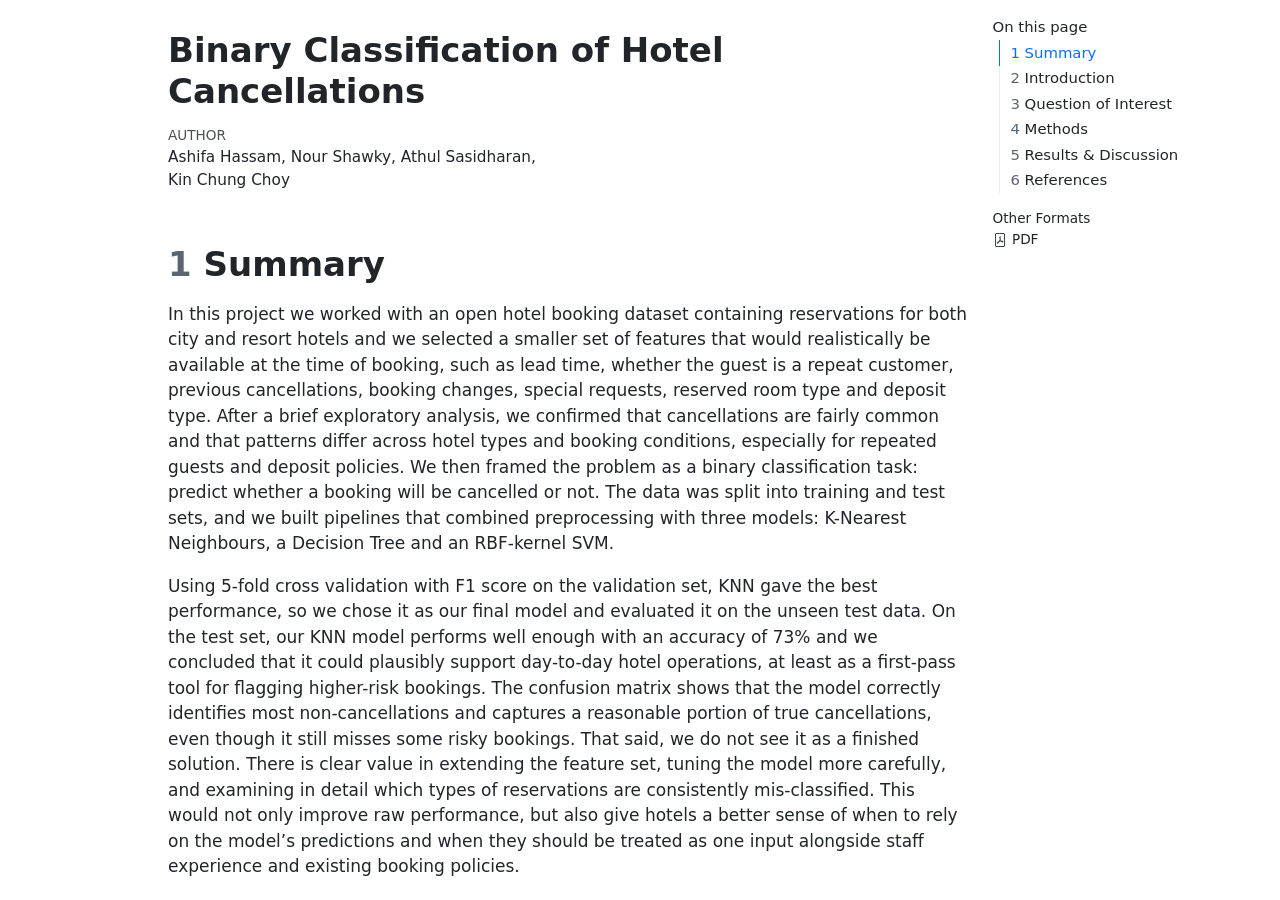
<file: docs/index.html>
<html xmlns="http://www.w3.org/1999/xhtml">
  <head>
    <title>Redirecting…</title>
    <meta http-equiv="refresh" content="0; URL='reports/hotel_cancellation_classification_analysis.html'" />
  </head>
  <body>

    <p>If you are not redirected automatically, 
       <a href="reports/hotel_cancellation_classification_analysis.html">click here to view the report</a>.
    </p>

    <p>
       <a href="reports/hotel_cancellation_classification_analysis.pdf">Download PDF version</a>
    </p>

  </body>
</html>
</file>
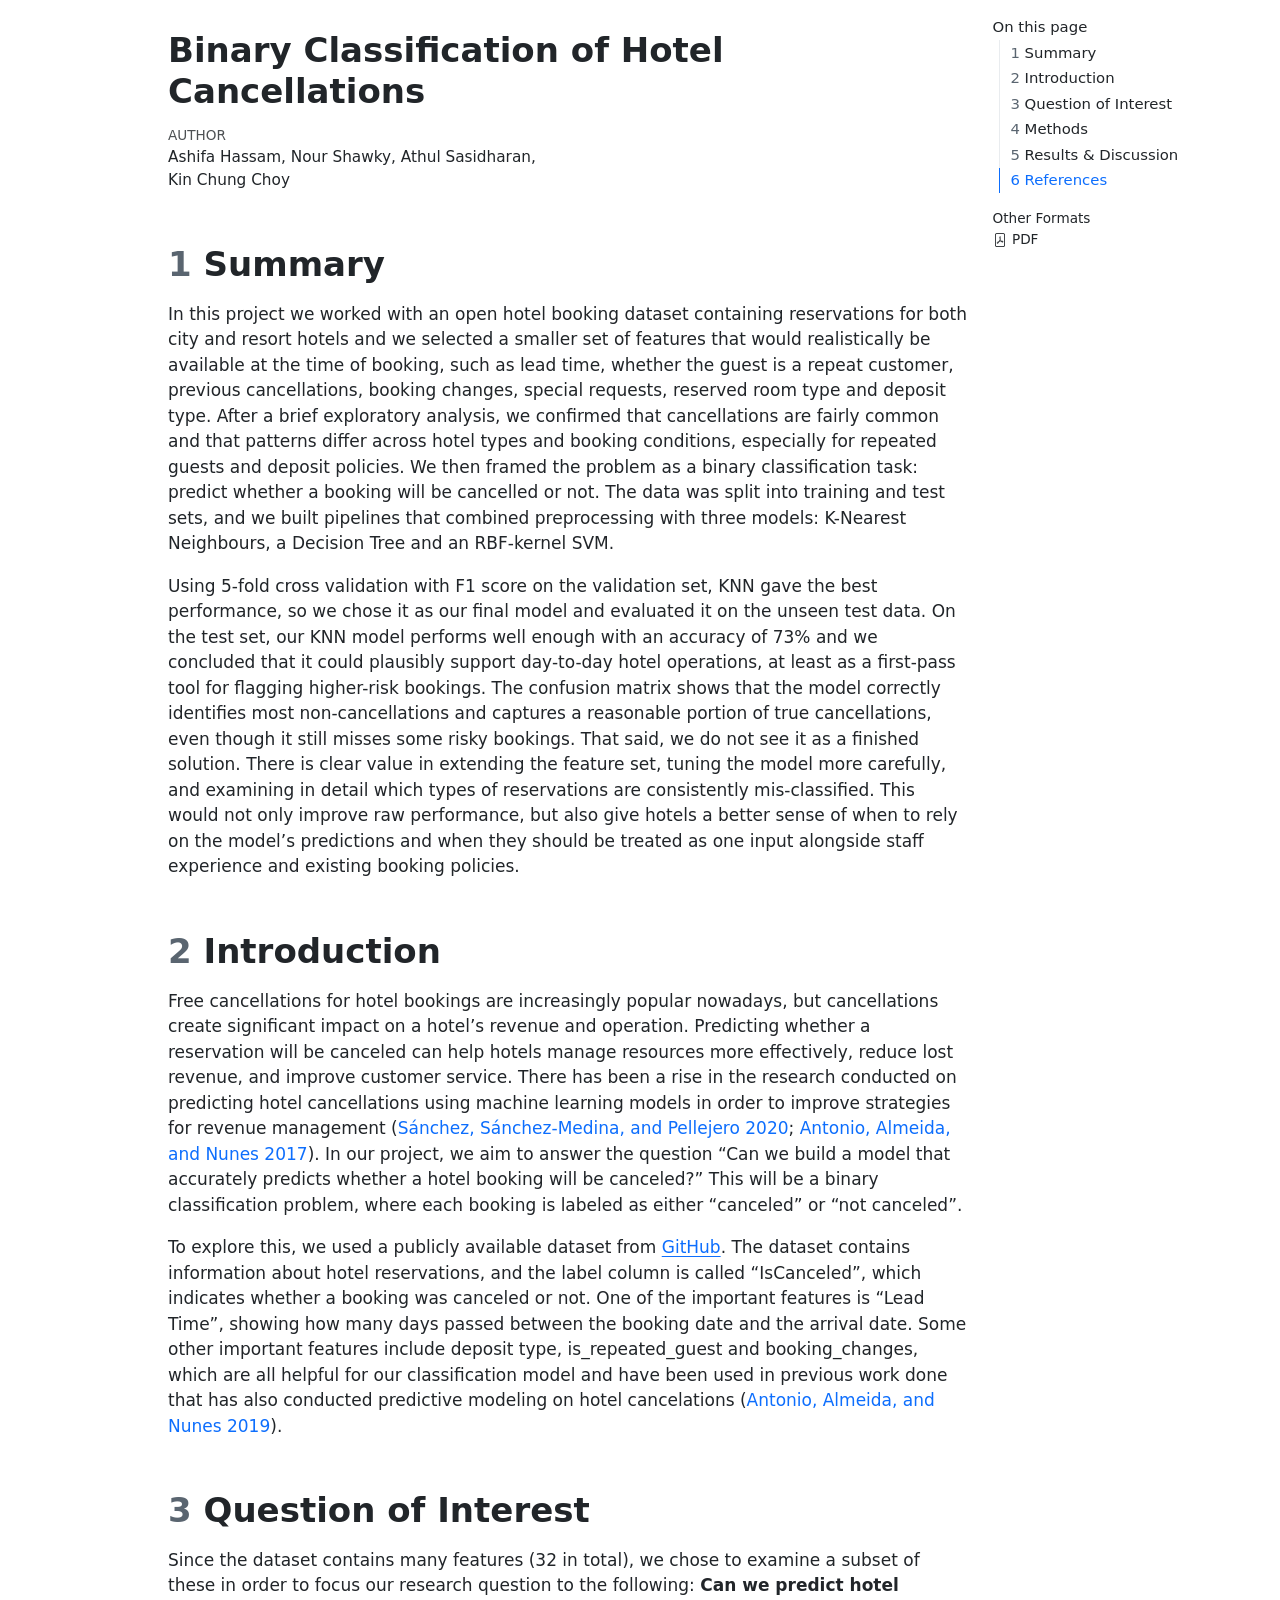
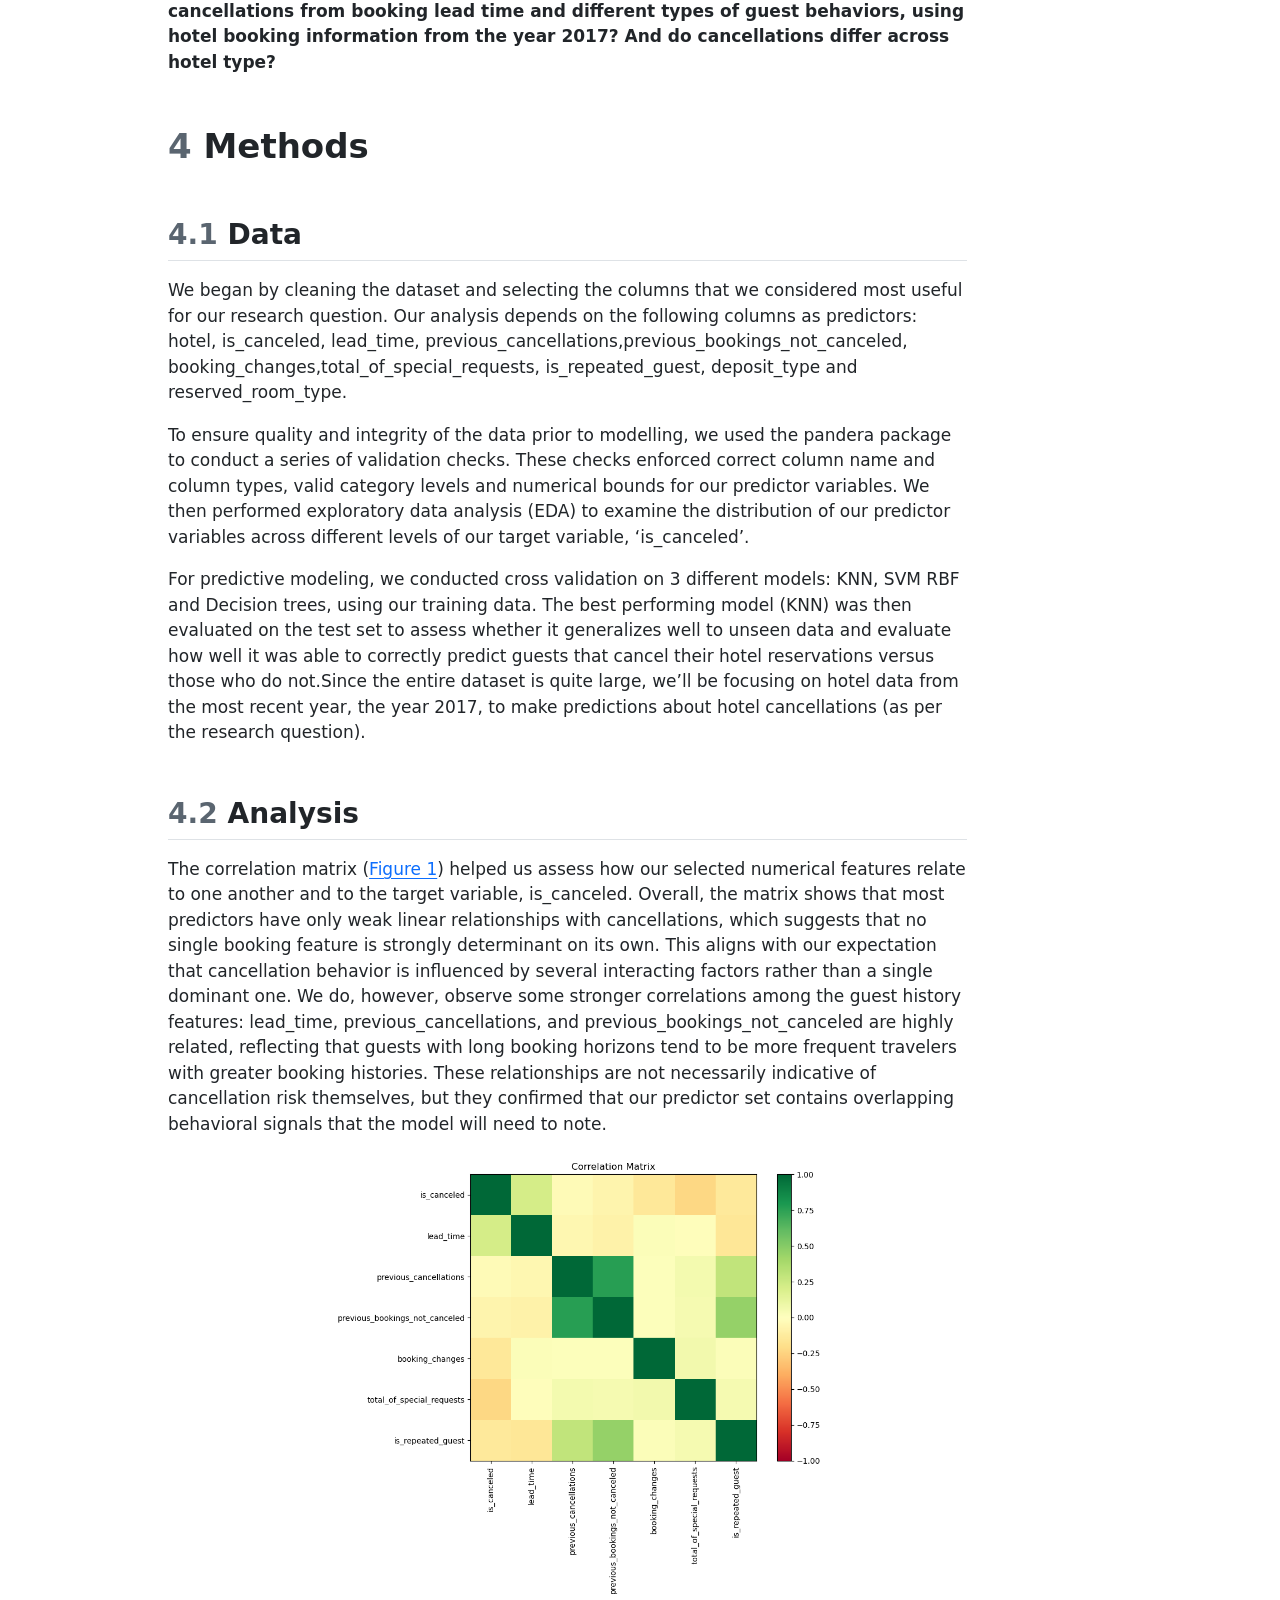
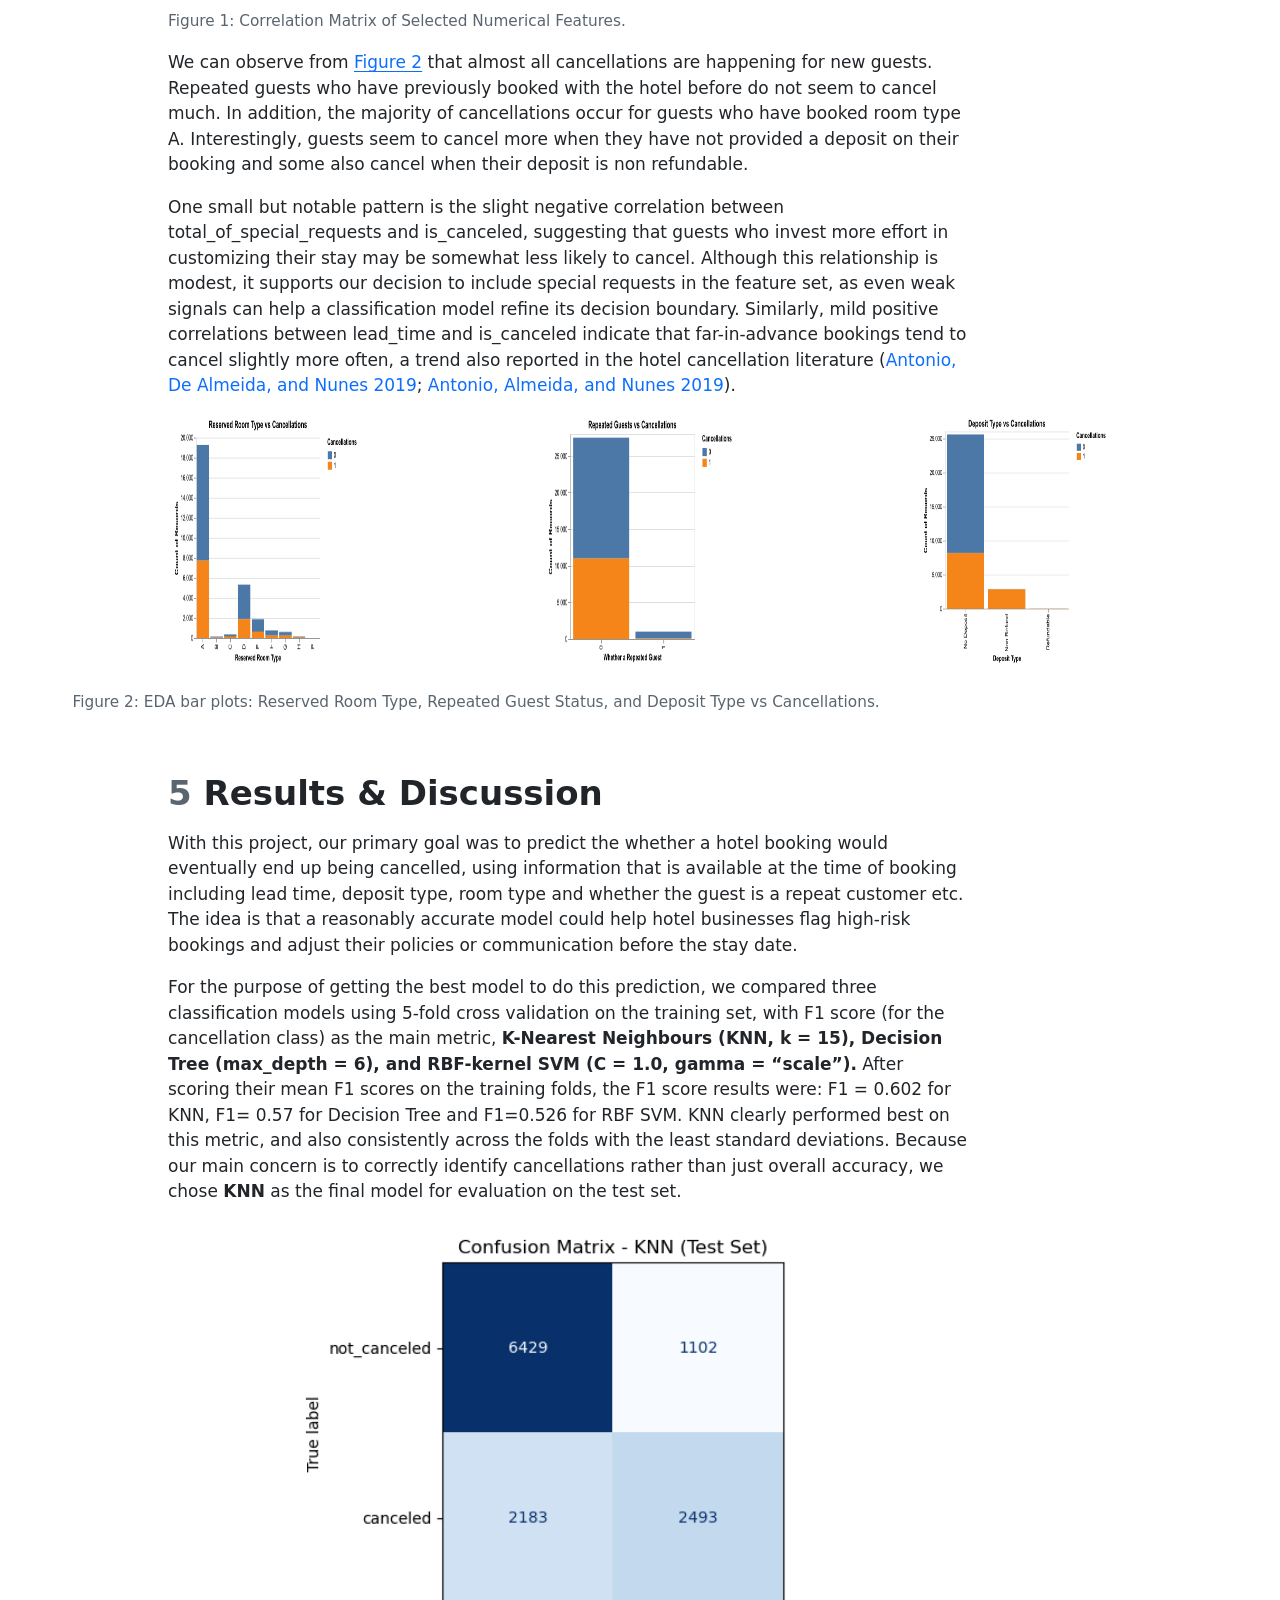
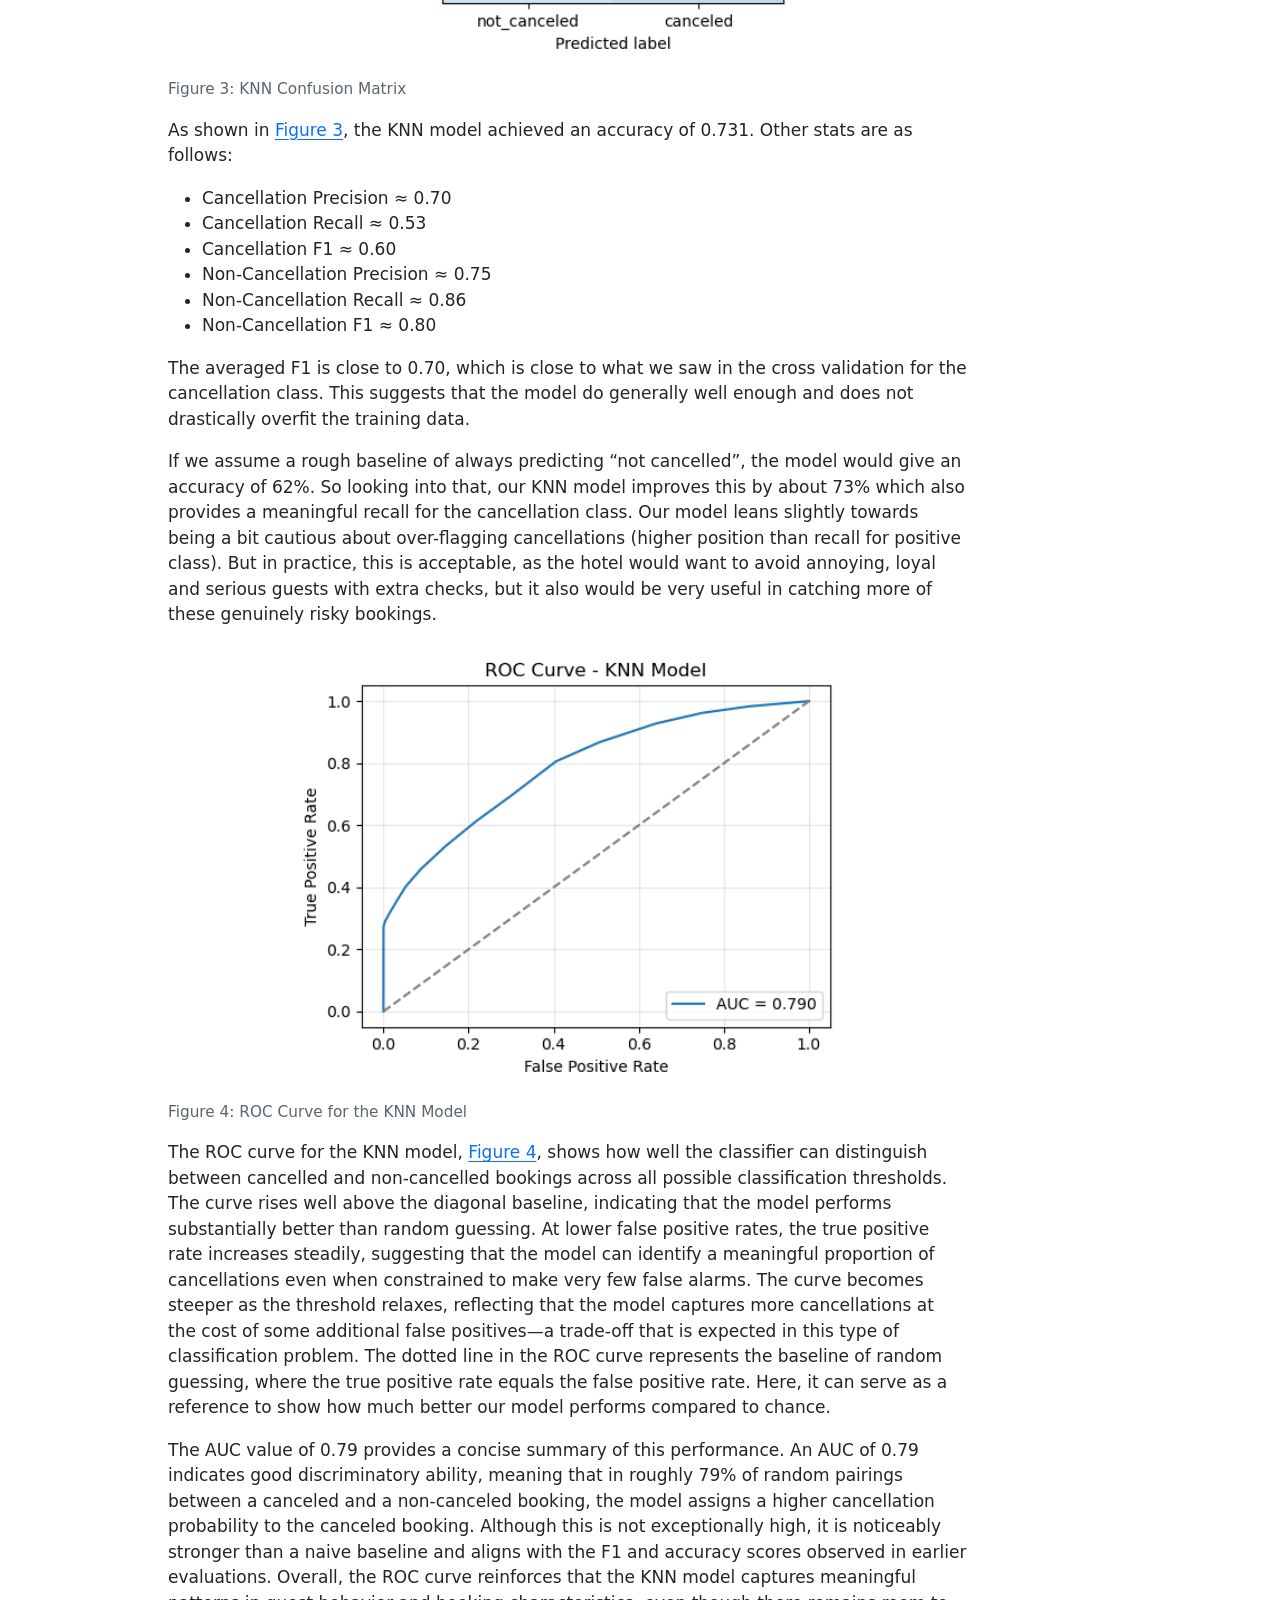
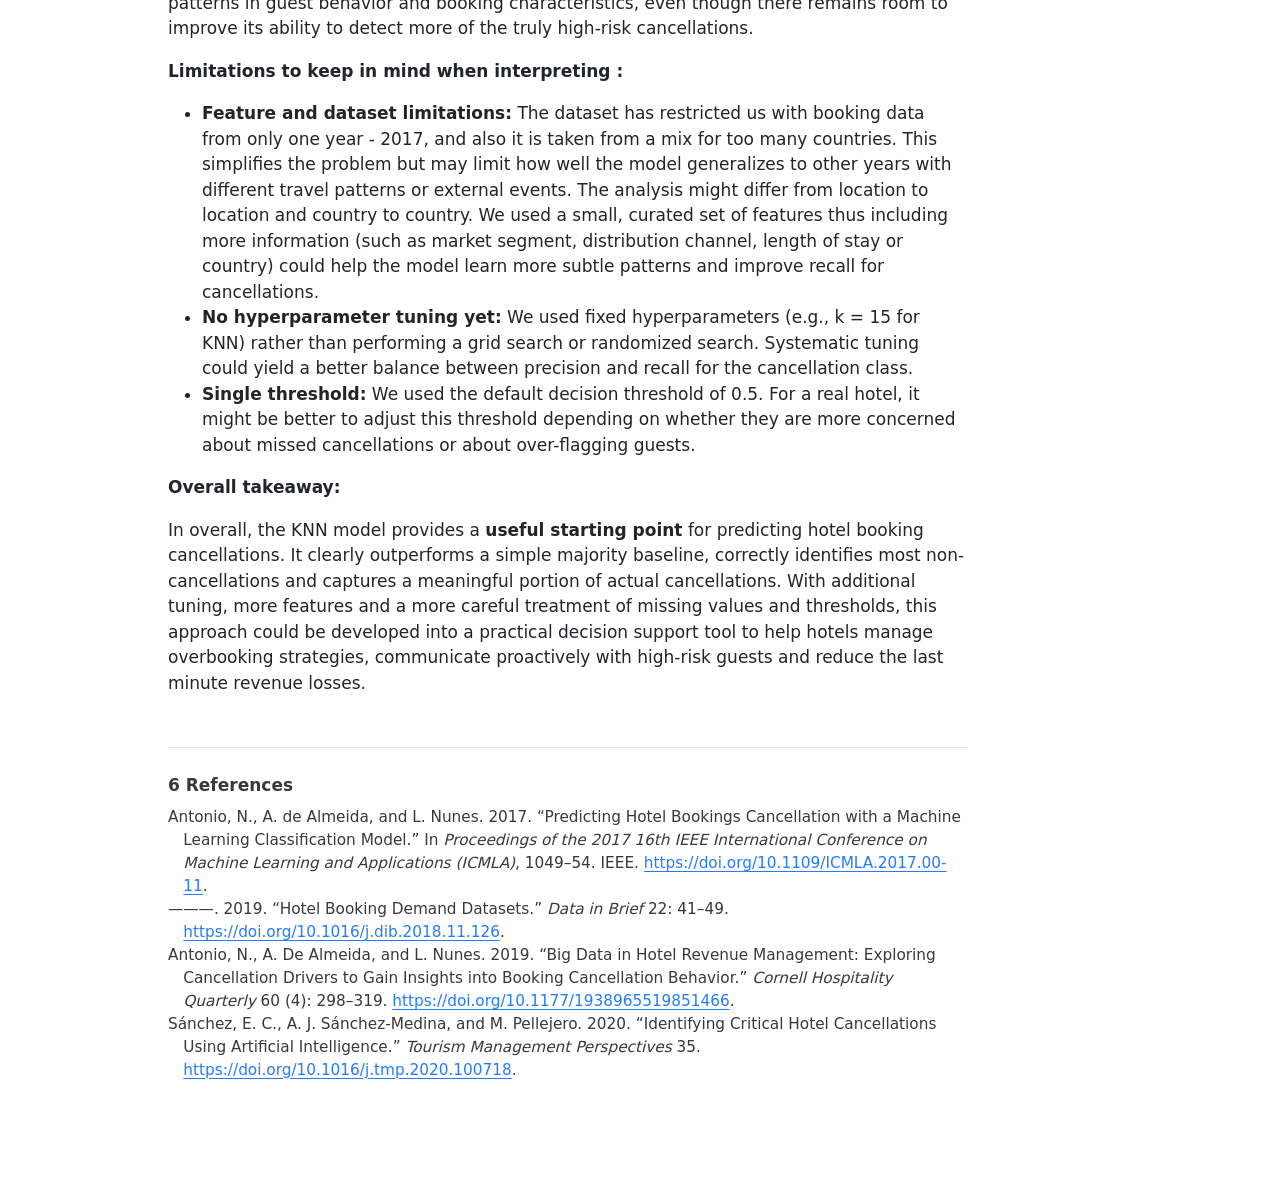
<file: docs/reports/hotel_cancellation_classification_analysis.html>
<!DOCTYPE html>
<html xmlns="http://www.w3.org/1999/xhtml" lang="en" xml:lang="en"><head>

<meta charset="utf-8">
<meta name="generator" content="quarto-1.8.26">

<meta name="viewport" content="width=device-width, initial-scale=1.0, user-scalable=yes">

<meta name="author" content="Ashifa Hassam, Nour Shawky, Athul Sasidharan, Kin Chung Choy">

<title>Binary Classification of Hotel Cancellations</title>
<style>
code{white-space: pre-wrap;}
span.smallcaps{font-variant: small-caps;}
div.columns{display: flex; gap: min(4vw, 1.5em);}
div.column{flex: auto; overflow-x: auto;}
div.hanging-indent{margin-left: 1.5em; text-indent: -1.5em;}
ul.task-list{list-style: none;}
ul.task-list li input[type="checkbox"] {
  width: 0.8em;
  margin: 0 0.8em 0.2em -1em; /* quarto-specific, see https://github.com/quarto-dev/quarto-cli/issues/4556 */ 
  vertical-align: middle;
}
/* CSS for citations */
div.csl-bib-body { }
div.csl-entry {
  clear: both;
  margin-bottom: 0em;
}
.hanging-indent div.csl-entry {
  margin-left:2em;
  text-indent:-2em;
}
div.csl-left-margin {
  min-width:2em;
  float:left;
}
div.csl-right-inline {
  margin-left:2em;
  padding-left:1em;
}
div.csl-indent {
  margin-left: 2em;
}</style>


<script src="../site_libs/quarto-nav/quarto-nav.js"></script>
<script src="../site_libs/clipboard/clipboard.min.js"></script>
<script src="../site_libs/quarto-search/autocomplete.umd.js"></script>
<script src="../site_libs/quarto-search/fuse.min.js"></script>
<script src="../site_libs/quarto-search/quarto-search.js"></script>
<meta name="quarto:offset" content="../">
<script src="../site_libs/quarto-html/quarto.js" type="module"></script>
<script src="../site_libs/quarto-html/tabsets/tabsets.js" type="module"></script>
<script src="../site_libs/quarto-html/axe/axe-check.js" type="module"></script>
<script src="../site_libs/quarto-html/popper.min.js"></script>
<script src="../site_libs/quarto-html/tippy.umd.min.js"></script>
<script src="../site_libs/quarto-html/anchor.min.js"></script>
<link href="../site_libs/quarto-html/tippy.css" rel="stylesheet">
<link href="../site_libs/quarto-html/quarto-syntax-highlighting-587c61ba64f3a5504c4d52d930310e48.css" rel="stylesheet" id="quarto-text-highlighting-styles">
<script src="../site_libs/bootstrap/bootstrap.min.js"></script>
<link href="../site_libs/bootstrap/bootstrap-icons.css" rel="stylesheet">
<link href="../site_libs/bootstrap/bootstrap-838cb846b2414f11caac439a21f6b75f.min.css" rel="stylesheet" append-hash="true" id="quarto-bootstrap" data-mode="light">
<script id="quarto-search-options" type="application/json">{
  "location": "sidebar",
  "copy-button": false,
  "collapse-after": 3,
  "panel-placement": "start",
  "type": "textbox",
  "limit": 50,
  "keyboard-shortcut": [
    "f",
    "/",
    "s"
  ],
  "show-item-context": false,
  "language": {
    "search-no-results-text": "No results",
    "search-matching-documents-text": "matching documents",
    "search-copy-link-title": "Copy link to search",
    "search-hide-matches-text": "Hide additional matches",
    "search-more-match-text": "more match in this document",
    "search-more-matches-text": "more matches in this document",
    "search-clear-button-title": "Clear",
    "search-text-placeholder": "",
    "search-detached-cancel-button-title": "Cancel",
    "search-submit-button-title": "Submit",
    "search-label": "Search"
  }
}</script>


</head>

<body class="quarto-light">

<div id="quarto-search-results"></div>
<!-- content -->
<div id="quarto-content" class="quarto-container page-columns page-rows-contents page-layout-article">
<!-- sidebar -->
<!-- margin-sidebar -->
    <div id="quarto-margin-sidebar" class="sidebar margin-sidebar">
        <nav id="TOC" role="doc-toc" class="toc-active">
    <h2 id="toc-title">On this page</h2>
   
  <ul>
  <li><a href="#summary" id="toc-summary" class="nav-link active" data-scroll-target="#summary"><span class="header-section-number">1</span> Summary</a></li>
  <li><a href="#introduction" id="toc-introduction" class="nav-link" data-scroll-target="#introduction"><span class="header-section-number">2</span> Introduction</a></li>
  <li><a href="#question-of-interest" id="toc-question-of-interest" class="nav-link" data-scroll-target="#question-of-interest"><span class="header-section-number">3</span> Question of Interest</a></li>
  <li><a href="#methods" id="toc-methods" class="nav-link" data-scroll-target="#methods"><span class="header-section-number">4</span> Methods</a>
  <ul class="collapse">
  <li><a href="#data" id="toc-data" class="nav-link" data-scroll-target="#data"><span class="header-section-number">4.1</span> Data</a></li>
  <li><a href="#analysis" id="toc-analysis" class="nav-link" data-scroll-target="#analysis"><span class="header-section-number">4.2</span> Analysis</a></li>
  </ul></li>
  <li><a href="#results-discussion" id="toc-results-discussion" class="nav-link" data-scroll-target="#results-discussion"><span class="header-section-number">5</span> Results &amp; Discussion</a></li>
  <li><a href="#references" id="toc-references" class="nav-link" data-scroll-target="#references"><span class="header-section-number">6</span> References</a></li>
  </ul>
<div class="quarto-alternate-formats"><h2>Other Formats</h2><ul><li><a href="hotel_cancellation_classification_analysis.pdf"><i class="bi bi-file-pdf"></i>PDF</a></li></ul></div></nav>
    </div>
<!-- main -->
<main class="content page-columns page-full" id="quarto-document-content">

<header id="title-block-header" class="quarto-title-block default">
<div class="quarto-title">
<h1 class="title">Binary Classification of Hotel Cancellations</h1>
</div>



<div class="quarto-title-meta">

    <div>
    <div class="quarto-title-meta-heading">Author</div>
    <div class="quarto-title-meta-contents">
             <p>Ashifa Hassam, Nour Shawky, Athul Sasidharan, Kin Chung Choy </p>
          </div>
  </div>
    
  
    
  </div>
  


</header>


<section id="summary" class="level1" data-number="1">
<h1 data-number="1"><span class="header-section-number">1</span> Summary</h1>
<p>In this project we worked with an open hotel booking dataset containing reservations for both city and resort hotels and we selected a smaller set of features that would realistically be available at the time of booking, such as lead time, whether the guest is a repeat customer, previous cancellations, booking changes, special requests, reserved room type and deposit type. After a brief exploratory analysis, we confirmed that cancellations are fairly common and that patterns differ across hotel types and booking conditions, especially for repeated guests and deposit policies. We then framed the problem as a binary classification task: predict whether a booking will be cancelled or not. The data was split into training and test sets, and we built pipelines that combined preprocessing with three models: K-Nearest Neighbours, a Decision Tree and an RBF-kernel SVM.</p>
<p>Using 5-fold cross validation with F1 score on the validation set, KNN gave the best performance, so we chose it as our final model and evaluated it on the unseen test data. On the test set, our KNN model performs well enough with an accuracy of 73% and we concluded that it could plausibly support day-to-day hotel operations, at least as a first-pass tool for flagging higher-risk bookings. The confusion matrix shows that the model correctly identifies most non-cancellations and captures a reasonable portion of true cancellations, even though it still misses some risky bookings. That said, we do not see it as a finished solution. There is clear value in extending the feature set, tuning the model more carefully, and examining in detail which types of reservations are consistently mis-classified. This would not only improve raw performance, but also give hotels a better sense of when to rely on the model’s predictions and when they should be treated as one input alongside staff experience and existing booking policies.</p>
</section>
<section id="introduction" class="level1" data-number="2">
<h1 data-number="2"><span class="header-section-number">2</span> Introduction</h1>
<p>Free cancellations for hotel bookings are increasingly popular nowadays, but cancellations create significant impact on a hotel’s revenue and operation. Predicting whether a reservation will be canceled can help hotels manage resources more effectively, reduce lost revenue, and improve customer service. There has been a rise in the research conducted on predicting hotel cancellations using machine learning models in order to improve strategies for revenue management <span class="citation" data-cites="sanchez2020 antonio2017">(<a href="#ref-sanchez2020" role="doc-biblioref">Sánchez, Sánchez-Medina, and Pellejero 2020</a>; <a href="#ref-antonio2017" role="doc-biblioref">Antonio, Almeida, and Nunes 2017</a>)</span>. In our project, we aim to answer the question “Can we build a model that accurately predicts whether a hotel booking will be canceled?” This will be a binary classification problem, where each booking is labeled as either “canceled” or “not canceled”.</p>
<p>To explore this, we used a publicly available dataset from <a href="https://raw.githubusercontent.com/manthangandhi/hotel_cancellation_prediction/refs/heads/main/data/hotel_bookings.csv">GitHub</a>. The dataset contains information about hotel reservations, and the label column is called “IsCanceled”, which indicates whether a booking was canceled or not. One of the important features is “Lead Time”, showing how many days passed between the booking date and the arrival date. Some other important features include deposit type, is_repeated_guest and booking_changes, which are all helpful for our classification model and have been used in previous work done that has also conducted predictive modeling on hotel cancelations <span class="citation" data-cites="antonio2019_dataset">(<a href="#ref-antonio2019_dataset" role="doc-biblioref">Antonio, Almeida, and Nunes 2019</a>)</span>.</p>
</section>
<section id="question-of-interest" class="level1" data-number="3">
<h1 data-number="3"><span class="header-section-number">3</span> Question of Interest</h1>
<p>Since the dataset contains many features (32 in total), we chose to examine a subset of these in order to focus our research question to the following: <strong>Can we predict hotel cancellations from booking lead time and different types of guest behaviors, using hotel booking information from the year 2017? And do cancellations differ across hotel type?</strong></p>
</section>
<section id="methods" class="level1 page-columns page-full" data-number="4">
<h1 data-number="4"><span class="header-section-number">4</span> Methods</h1>
<section id="data" class="level2" data-number="4.1">
<h2 data-number="4.1" class="anchored" data-anchor-id="data"><span class="header-section-number">4.1</span> Data</h2>
<p>We began by cleaning the dataset and selecting the columns that we considered most useful for our research question. Our analysis depends on the following columns as predictors: hotel, is_canceled, lead_time, previous_cancellations,previous_bookings_not_canceled, booking_changes,total_of_special_requests, is_repeated_guest, deposit_type and reserved_room_type.</p>
<p>To ensure quality and integrity of the data prior to modelling, we used the pandera package to conduct a series of validation checks. These checks enforced correct column name and column types, valid category levels and numerical bounds for our predictor variables. We then performed exploratory data analysis (EDA) to examine the distribution of our predictor variables across different levels of our target variable, ‘is_canceled’.</p>
<p>For predictive modeling, we conducted cross validation on 3 different models: KNN, SVM RBF and Decision trees, using our training data. The best performing model (KNN) was then evaluated on the test set to assess whether it generalizes well to unseen data and evaluate how well it was able to correctly predict guests that cancel their hotel reservations versus those who do not.Since the entire dataset is quite large, we’ll be focusing on hotel data from the most recent year, the year 2017, to make predictions about hotel cancellations (as per the research question).</p>
</section>
<section id="analysis" class="level2 page-columns page-full" data-number="4.2">
<h2 data-number="4.2" class="anchored" data-anchor-id="analysis"><span class="header-section-number">4.2</span> Analysis</h2>
<p>The correlation matrix (<a href="#fig-corrmatrix" class="quarto-xref">Figure&nbsp;1</a>) helped us assess how our selected numerical features relate to one another and to the target variable, is_canceled. Overall, the matrix shows that most predictors have only weak linear relationships with cancellations, which suggests that no single booking feature is strongly determinant on its own. This aligns with our expectation that cancellation behavior is influenced by several interacting factors rather than a single dominant one. We do, however, observe some stronger correlations among the guest history features: lead_time, previous_cancellations, and previous_bookings_not_canceled are highly related, reflecting that guests with long booking horizons tend to be more frequent travelers with greater booking histories. These relationships are not necessarily indicative of cancellation risk themselves, but they confirmed that our predictor set contains overlapping behavioral signals that the model will need to note.</p>
<div class="center">
<div id="fig-corrmatrix" class="quarto-float quarto-figure quarto-figure-center anchored">
<figure class="quarto-float quarto-float-fig figure">
<div aria-describedby="fig-corrmatrix-caption-0ceaefa1-69ba-4598-a22c-09a6ac19f8ca">
<img src="../results/figures/eda_correlation_matrix.png" class="img-fluid figure-img" style="width:70.0%">
</div>
<figcaption class="quarto-float-caption-bottom quarto-float-caption quarto-float-fig" id="fig-corrmatrix-caption-0ceaefa1-69ba-4598-a22c-09a6ac19f8ca">
Figure&nbsp;1: Correlation Matrix of Selected Numerical Features.
</figcaption>
</figure>
</div>
</div>
<p>We can observe from <a href="#fig-eda-bars" class="quarto-xref">Figure&nbsp;2</a> that almost all cancellations are happening for new guests. Repeated guests who have previously booked with the hotel before do not seem to cancel much. In addition, the majority of cancellations occur for guests who have booked room type A. Interestingly, guests seem to cancel more when they have not provided a deposit on their booking and some also cancel when their deposit is non refundable.</p>
<p>One small but notable pattern is the slight negative correlation between total_of_special_requests and is_canceled, suggesting that guests who invest more effort in customizing their stay may be somewhat less likely to cancel. Although this relationship is modest, it supports our decision to include special requests in the feature set, as even weak signals can help a classification model refine its decision boundary. Similarly, mild positive correlations between lead_time and is_canceled indicate that far-in-advance bookings tend to cancel slightly more often, a trend also reported in the hotel cancellation literature <span class="citation" data-cites="antonio2019_bigdata antonio2019_dataset">(<a href="#ref-antonio2019_bigdata" role="doc-biblioref">Antonio, De Almeida, and Nunes 2019</a>; <a href="#ref-antonio2019_dataset" role="doc-biblioref">Antonio, Almeida, and Nunes 2019</a>)</span>.</p>
<div id="fig-eda-bars" class="column-page quarto-float quarto-figure quarto-figure-center anchored">
<figure class="quarto-float quarto-float-fig figure">
<div aria-describedby="fig-eda-bars-caption-0ceaefa1-69ba-4598-a22c-09a6ac19f8ca">
<div class="columns">
<div class="column" style="width:33%;">
<p><img src="../results/figures/eda_reserved_room_type_vs_cancellations.png" style="width:50.0%" height="250" class="figure-img"></p>
</div><div class="column" style="width:33%;">
<p><img src="../results/figures/eda_repeated_guest_vs_cancellations_count.png" style="width:50.0%" height="250" class="figure-img"></p>
</div><div class="column" style="width:33%;">
<p><img src="../results/figures/eda_deposit_type_vs_cancellations_count.png" style="width:50.0%" height="250" class="figure-img"></p>
</div>
</div>
</div>
<figcaption class="quarto-float-caption-bottom quarto-float-caption quarto-float-fig" id="fig-eda-bars-caption-0ceaefa1-69ba-4598-a22c-09a6ac19f8ca">
Figure&nbsp;2: EDA bar plots: Reserved Room Type, Repeated Guest Status, and Deposit Type vs Cancellations.
</figcaption>
</figure>
</div>
</section>
</section>
<section id="results-discussion" class="level1" data-number="5">
<h1 data-number="5"><span class="header-section-number">5</span> Results &amp; Discussion</h1>
<p>With this project, our primary goal was to predict the whether a hotel booking would eventually end up being cancelled, using information that is available at the time of booking including lead time, deposit type, room type and whether the guest is a repeat customer etc. The idea is that a reasonably accurate model could help hotel businesses flag high-risk bookings and adjust their policies or communication before the stay date.</p>
<p>For the purpose of getting the best model to do this prediction, we compared three classification models using 5-fold cross validation on the training set, with F1 score (for the cancellation class) as the main metric, <strong>K-Nearest Neighbours (KNN, k = 15), Decision Tree (max_depth = 6), and RBF-kernel SVM (C = 1.0, gamma = “scale”).</strong> After scoring their mean F1 scores on the training folds, the F1 score results were: F1 = 0.602 for KNN, F1= 0.57 for Decision Tree and F1=0.526 for RBF SVM. KNN clearly performed best on this metric, and also consistently across the folds with the least standard deviations. Because our main concern is to correctly identify cancellations rather than just overall accuracy, we chose <strong>KNN</strong> as the final model for evaluation on the test set.</p>
<div class="center">
<div id="fig-knnconfusion" class="quarto-float quarto-figure quarto-figure-center anchored">
<figure class="quarto-float quarto-float-fig figure">
<div aria-describedby="fig-knnconfusion-caption-0ceaefa1-69ba-4598-a22c-09a6ac19f8ca">
<img src="../results/figures/confusion_matrix_knn.png" class="img-fluid figure-img" style="width:70.0%">
</div>
<figcaption class="quarto-float-caption-bottom quarto-float-caption quarto-float-fig" id="fig-knnconfusion-caption-0ceaefa1-69ba-4598-a22c-09a6ac19f8ca">
Figure&nbsp;3: KNN Confusion Matrix
</figcaption>
</figure>
</div>
</div>
<p>As shown in <a href="#fig-knnconfusion" class="quarto-xref">Figure&nbsp;3</a>, the KNN model achieved an accuracy of 0.731. Other stats are as follows:</p>
<ul>
<li>Cancellation Precision ≈ 0.70</li>
<li>Cancellation Recall ≈ 0.53</li>
<li>Cancellation F1 ≈ 0.60</li>
<li>Non-Cancellation Precision ≈ 0.75</li>
<li>Non-Cancellation Recall ≈ 0.86</li>
<li>Non-Cancellation F1 ≈ 0.80</li>
</ul>
<p>The averaged F1 is close to 0.70, which is close to what we saw in the cross validation for the cancellation class. This suggests that the model do generally well enough and does not drastically overfit the training data.</p>
<p>If we assume a rough baseline of always predicting “not cancelled”, the model would give an accuracy of 62%. So looking into that, our KNN model improves this by about 73% which also provides a meaningful recall for the cancellation class. Our model leans slightly towards being a bit cautious about over-flagging cancellations (higher position than recall for positive class). But in practice, this is acceptable, as the hotel would want to avoid annoying, loyal and serious guests with extra checks, but it also would be very useful in catching more of these genuinely risky bookings.</p>
<div class="center">
<div id="fig-knnroc" class="quarto-float quarto-figure quarto-figure-center anchored">
<figure class="quarto-float quarto-float-fig figure">
<div aria-describedby="fig-knnroc-caption-0ceaefa1-69ba-4598-a22c-09a6ac19f8ca">
<img src="../results/figures/roc_curve_knn.png" class="img-fluid figure-img" style="width:70.0%">
</div>
<figcaption class="quarto-float-caption-bottom quarto-float-caption quarto-float-fig" id="fig-knnroc-caption-0ceaefa1-69ba-4598-a22c-09a6ac19f8ca">
Figure&nbsp;4: ROC Curve for the KNN Model
</figcaption>
</figure>
</div>
</div>
<p>The ROC curve for the KNN model, <a href="#fig-knnroc" class="quarto-xref">Figure&nbsp;4</a>, shows how well the classifier can distinguish between cancelled and non-cancelled bookings across all possible classification thresholds. The curve rises well above the diagonal baseline, indicating that the model performs substantially better than random guessing. At lower false positive rates, the true positive rate increases steadily, suggesting that the model can identify a meaningful proportion of cancellations even when constrained to make very few false alarms. The curve becomes steeper as the threshold relaxes, reflecting that the model captures more cancellations at the cost of some additional false positives—a trade-off that is expected in this type of classification problem. The dotted line in the ROC curve represents the baseline of random guessing, where the true positive rate equals the false positive rate. Here, it can serve as a reference to show how much better our model performs compared to chance.</p>
<p>The AUC value of 0.79 provides a concise summary of this performance. An AUC of 0.79 indicates good discriminatory ability, meaning that in roughly 79% of random pairings between a canceled and a non-canceled booking, the model assigns a higher cancellation probability to the canceled booking. Although this is not exceptionally high, it is noticeably stronger than a naive baseline and aligns with the F1 and accuracy scores observed in earlier evaluations. Overall, the ROC curve reinforces that the KNN model captures meaningful patterns in guest behavior and booking characteristics, even though there remains room to improve its ability to detect more of the truly high-risk cancellations.</p>
<p><strong>Limitations to keep in mind when interpreting :</strong></p>
<ul>
<li><strong>Feature and dataset limitations:</strong> The dataset has restricted us with booking data from only one year - 2017, and also it is taken from a mix for too many countries. This simplifies the problem but may limit how well the model generalizes to other years with different travel patterns or external events. The analysis might differ from location to location and country to country. We used a small, curated set of features thus including more information (such as market segment, distribution channel, length of stay or country) could help the model learn more subtle patterns and improve recall for cancellations.</li>
<li><strong>No hyperparameter tuning yet:</strong> We used fixed hyperparameters (e.g., k = 15 for KNN) rather than performing a grid search or randomized search. Systematic tuning could yield a better balance between precision and recall for the cancellation class.</li>
<li><strong>Single threshold:</strong> We used the default decision threshold of 0.5. For a real hotel, it might be better to adjust this threshold depending on whether they are more concerned about missed cancellations or about over-flagging guests.</li>
</ul>
<p><strong>Overall takeaway:</strong></p>
<p>In overall, the KNN model provides a <strong>useful starting point</strong> for predicting hotel booking cancellations. It clearly outperforms a simple majority baseline, correctly identifies most non-cancellations and captures a meaningful portion of actual cancellations. With additional tuning, more features and a more careful treatment of missing values and thresholds, this approach could be developed into a practical decision support tool to help hotels manage overbooking strategies, communicate proactively with high-risk guests and reduce the last minute revenue losses.</p>
</section>
<section id="references" class="level1" data-number="6">




</section>

<div id="quarto-appendix" class="default"><section class="quarto-appendix-contents" role="doc-bibliography" id="quarto-bibliography"><h2 class="anchored quarto-appendix-heading">6 References</h2><div id="refs" class="references csl-bib-body hanging-indent" data-entry-spacing="0" role="list">
<div id="ref-antonio2017" class="csl-entry" role="listitem">
Antonio, N., A. de Almeida, and L. Nunes. 2017. <span>“Predicting Hotel Bookings Cancellation with a Machine Learning Classification Model.”</span> In <em>Proceedings of the 2017 16th IEEE International Conference on Machine Learning and Applications (ICMLA)</em>, 1049–54. IEEE. <a href="https://doi.org/10.1109/ICMLA.2017.00-11">https://doi.org/10.1109/ICMLA.2017.00-11</a>.
</div>
<div id="ref-antonio2019_dataset" class="csl-entry" role="listitem">
———. 2019. <span>“Hotel Booking Demand Datasets.”</span> <em>Data in Brief</em> 22: 41–49. <a href="https://doi.org/10.1016/j.dib.2018.11.126">https://doi.org/10.1016/j.dib.2018.11.126</a>.
</div>
<div id="ref-antonio2019_bigdata" class="csl-entry" role="listitem">
Antonio, N., A. De Almeida, and L. Nunes. 2019. <span>“Big Data in Hotel Revenue Management: Exploring Cancellation Drivers to Gain Insights into Booking Cancellation Behavior.”</span> <em>Cornell Hospitality Quarterly</em> 60 (4): 298–319. <a href="https://doi.org/10.1177/1938965519851466">https://doi.org/10.1177/1938965519851466</a>.
</div>
<div id="ref-sanchez2020" class="csl-entry" role="listitem">
Sánchez, E. C., A. J. Sánchez-Medina, and M. Pellejero. 2020. <span>“Identifying Critical Hotel Cancellations Using Artificial Intelligence.”</span> <em>Tourism Management Perspectives</em> 35. <a href="https://doi.org/10.1016/j.tmp.2020.100718">https://doi.org/10.1016/j.tmp.2020.100718</a>.
</div>
</div></section></div></main> <!-- /main -->
<script id="quarto-html-after-body" type="application/javascript">
  window.document.addEventListener("DOMContentLoaded", function (event) {
    const icon = "";
    const anchorJS = new window.AnchorJS();
    anchorJS.options = {
      placement: 'right',
      icon: icon
    };
    anchorJS.add('.anchored');
    const isCodeAnnotation = (el) => {
      for (const clz of el.classList) {
        if (clz.startsWith('code-annotation-')) {                     
          return true;
        }
      }
      return false;
    }
    const onCopySuccess = function(e) {
      // button target
      const button = e.trigger;
      // don't keep focus
      button.blur();
      // flash "checked"
      button.classList.add('code-copy-button-checked');
      var currentTitle = button.getAttribute("title");
      button.setAttribute("title", "Copied!");
      let tooltip;
      if (window.bootstrap) {
        button.setAttribute("data-bs-toggle", "tooltip");
        button.setAttribute("data-bs-placement", "left");
        button.setAttribute("data-bs-title", "Copied!");
        tooltip = new bootstrap.Tooltip(button, 
          { trigger: "manual", 
            customClass: "code-copy-button-tooltip",
            offset: [0, -8]});
        tooltip.show();    
      }
      setTimeout(function() {
        if (tooltip) {
          tooltip.hide();
          button.removeAttribute("data-bs-title");
          button.removeAttribute("data-bs-toggle");
          button.removeAttribute("data-bs-placement");
        }
        button.setAttribute("title", currentTitle);
        button.classList.remove('code-copy-button-checked');
      }, 1000);
      // clear code selection
      e.clearSelection();
    }
    const getTextToCopy = function(trigger) {
      const outerScaffold = trigger.parentElement.cloneNode(true);
      const codeEl = outerScaffold.querySelector('code');
      for (const childEl of codeEl.children) {
        if (isCodeAnnotation(childEl)) {
          childEl.remove();
        }
      }
      return codeEl.innerText;
    }
    const clipboard = new window.ClipboardJS('.code-copy-button:not([data-in-quarto-modal])', {
      text: getTextToCopy
    });
    clipboard.on('success', onCopySuccess);
    if (window.document.getElementById('quarto-embedded-source-code-modal')) {
      const clipboardModal = new window.ClipboardJS('.code-copy-button[data-in-quarto-modal]', {
        text: getTextToCopy,
        container: window.document.getElementById('quarto-embedded-source-code-modal')
      });
      clipboardModal.on('success', onCopySuccess);
    }
      var localhostRegex = new RegExp(/^(?:http|https):\/\/localhost\:?[0-9]*\//);
      var mailtoRegex = new RegExp(/^mailto:/);
        var filterRegex = new RegExp('/' + window.location.host + '/');
      var isInternal = (href) => {
          return filterRegex.test(href) || localhostRegex.test(href) || mailtoRegex.test(href);
      }
      // Inspect non-navigation links and adorn them if external
     var links = window.document.querySelectorAll('a[href]:not(.nav-link):not(.navbar-brand):not(.toc-action):not(.sidebar-link):not(.sidebar-item-toggle):not(.pagination-link):not(.no-external):not([aria-hidden]):not(.dropdown-item):not(.quarto-navigation-tool):not(.about-link)');
      for (var i=0; i<links.length; i++) {
        const link = links[i];
        if (!isInternal(link.href)) {
          // undo the damage that might have been done by quarto-nav.js in the case of
          // links that we want to consider external
          if (link.dataset.originalHref !== undefined) {
            link.href = link.dataset.originalHref;
          }
        }
      }
    function tippyHover(el, contentFn, onTriggerFn, onUntriggerFn) {
      const config = {
        allowHTML: true,
        maxWidth: 500,
        delay: 100,
        arrow: false,
        appendTo: function(el) {
            return el.parentElement;
        },
        interactive: true,
        interactiveBorder: 10,
        theme: 'quarto',
        placement: 'bottom-start',
      };
      if (contentFn) {
        config.content = contentFn;
      }
      if (onTriggerFn) {
        config.onTrigger = onTriggerFn;
      }
      if (onUntriggerFn) {
        config.onUntrigger = onUntriggerFn;
      }
      window.tippy(el, config); 
    }
    const noterefs = window.document.querySelectorAll('a[role="doc-noteref"]');
    for (var i=0; i<noterefs.length; i++) {
      const ref = noterefs[i];
      tippyHover(ref, function() {
        // use id or data attribute instead here
        let href = ref.getAttribute('data-footnote-href') || ref.getAttribute('href');
        try { href = new URL(href).hash; } catch {}
        const id = href.replace(/^#\/?/, "");
        const note = window.document.getElementById(id);
        if (note) {
          return note.innerHTML;
        } else {
          return "";
        }
      });
    }
    const xrefs = window.document.querySelectorAll('a.quarto-xref');
    const processXRef = (id, note) => {
      // Strip column container classes
      const stripColumnClz = (el) => {
        el.classList.remove("page-full", "page-columns");
        if (el.children) {
          for (const child of el.children) {
            stripColumnClz(child);
          }
        }
      }
      stripColumnClz(note)
      if (id === null || id.startsWith('sec-')) {
        // Special case sections, only their first couple elements
        const container = document.createElement("div");
        if (note.children && note.children.length > 2) {
          container.appendChild(note.children[0].cloneNode(true));
          for (let i = 1; i < note.children.length; i++) {
            const child = note.children[i];
            if (child.tagName === "P" && child.innerText === "") {
              continue;
            } else {
              container.appendChild(child.cloneNode(true));
              break;
            }
          }
          if (window.Quarto?.typesetMath) {
            window.Quarto.typesetMath(container);
          }
          return container.innerHTML
        } else {
          if (window.Quarto?.typesetMath) {
            window.Quarto.typesetMath(note);
          }
          return note.innerHTML;
        }
      } else {
        // Remove any anchor links if they are present
        const anchorLink = note.querySelector('a.anchorjs-link');
        if (anchorLink) {
          anchorLink.remove();
        }
        if (window.Quarto?.typesetMath) {
          window.Quarto.typesetMath(note);
        }
        if (note.classList.contains("callout")) {
          return note.outerHTML;
        } else {
          return note.innerHTML;
        }
      }
    }
    for (var i=0; i<xrefs.length; i++) {
      const xref = xrefs[i];
      tippyHover(xref, undefined, function(instance) {
        instance.disable();
        let url = xref.getAttribute('href');
        let hash = undefined; 
        if (url.startsWith('#')) {
          hash = url;
        } else {
          try { hash = new URL(url).hash; } catch {}
        }
        if (hash) {
          const id = hash.replace(/^#\/?/, "");
          const note = window.document.getElementById(id);
          if (note !== null) {
            try {
              const html = processXRef(id, note.cloneNode(true));
              instance.setContent(html);
            } finally {
              instance.enable();
              instance.show();
            }
          } else {
            // See if we can fetch this
            fetch(url.split('#')[0])
            .then(res => res.text())
            .then(html => {
              const parser = new DOMParser();
              const htmlDoc = parser.parseFromString(html, "text/html");
              const note = htmlDoc.getElementById(id);
              if (note !== null) {
                const html = processXRef(id, note);
                instance.setContent(html);
              } 
            }).finally(() => {
              instance.enable();
              instance.show();
            });
          }
        } else {
          // See if we can fetch a full url (with no hash to target)
          // This is a special case and we should probably do some content thinning / targeting
          fetch(url)
          .then(res => res.text())
          .then(html => {
            const parser = new DOMParser();
            const htmlDoc = parser.parseFromString(html, "text/html");
            const note = htmlDoc.querySelector('main.content');
            if (note !== null) {
              // This should only happen for chapter cross references
              // (since there is no id in the URL)
              // remove the first header
              if (note.children.length > 0 && note.children[0].tagName === "HEADER") {
                note.children[0].remove();
              }
              const html = processXRef(null, note);
              instance.setContent(html);
            } 
          }).finally(() => {
            instance.enable();
            instance.show();
          });
        }
      }, function(instance) {
      });
    }
        let selectedAnnoteEl;
        const selectorForAnnotation = ( cell, annotation) => {
          let cellAttr = 'data-code-cell="' + cell + '"';
          let lineAttr = 'data-code-annotation="' +  annotation + '"';
          const selector = 'span[' + cellAttr + '][' + lineAttr + ']';
          return selector;
        }
        const selectCodeLines = (annoteEl) => {
          const doc = window.document;
          const targetCell = annoteEl.getAttribute("data-target-cell");
          const targetAnnotation = annoteEl.getAttribute("data-target-annotation");
          const annoteSpan = window.document.querySelector(selectorForAnnotation(targetCell, targetAnnotation));
          const lines = annoteSpan.getAttribute("data-code-lines").split(",");
          const lineIds = lines.map((line) => {
            return targetCell + "-" + line;
          })
          let top = null;
          let height = null;
          let parent = null;
          if (lineIds.length > 0) {
              //compute the position of the single el (top and bottom and make a div)
              const el = window.document.getElementById(lineIds[0]);
              top = el.offsetTop;
              height = el.offsetHeight;
              parent = el.parentElement.parentElement;
            if (lineIds.length > 1) {
              const lastEl = window.document.getElementById(lineIds[lineIds.length - 1]);
              const bottom = lastEl.offsetTop + lastEl.offsetHeight;
              height = bottom - top;
            }
            if (top !== null && height !== null && parent !== null) {
              // cook up a div (if necessary) and position it 
              let div = window.document.getElementById("code-annotation-line-highlight");
              if (div === null) {
                div = window.document.createElement("div");
                div.setAttribute("id", "code-annotation-line-highlight");
                div.style.position = 'absolute';
                parent.appendChild(div);
              }
              div.style.top = top - 2 + "px";
              div.style.height = height + 4 + "px";
              div.style.left = 0;
              let gutterDiv = window.document.getElementById("code-annotation-line-highlight-gutter");
              if (gutterDiv === null) {
                gutterDiv = window.document.createElement("div");
                gutterDiv.setAttribute("id", "code-annotation-line-highlight-gutter");
                gutterDiv.style.position = 'absolute';
                const codeCell = window.document.getElementById(targetCell);
                const gutter = codeCell.querySelector('.code-annotation-gutter');
                gutter.appendChild(gutterDiv);
              }
              gutterDiv.style.top = top - 2 + "px";
              gutterDiv.style.height = height + 4 + "px";
            }
            selectedAnnoteEl = annoteEl;
          }
        };
        const unselectCodeLines = () => {
          const elementsIds = ["code-annotation-line-highlight", "code-annotation-line-highlight-gutter"];
          elementsIds.forEach((elId) => {
            const div = window.document.getElementById(elId);
            if (div) {
              div.remove();
            }
          });
          selectedAnnoteEl = undefined;
        };
          // Handle positioning of the toggle
      window.addEventListener(
        "resize",
        throttle(() => {
          elRect = undefined;
          if (selectedAnnoteEl) {
            selectCodeLines(selectedAnnoteEl);
          }
        }, 10)
      );
      function throttle(fn, ms) {
      let throttle = false;
      let timer;
        return (...args) => {
          if(!throttle) { // first call gets through
              fn.apply(this, args);
              throttle = true;
          } else { // all the others get throttled
              if(timer) clearTimeout(timer); // cancel #2
              timer = setTimeout(() => {
                fn.apply(this, args);
                timer = throttle = false;
              }, ms);
          }
        };
      }
        // Attach click handler to the DT
        const annoteDls = window.document.querySelectorAll('dt[data-target-cell]');
        for (const annoteDlNode of annoteDls) {
          annoteDlNode.addEventListener('click', (event) => {
            const clickedEl = event.target;
            if (clickedEl !== selectedAnnoteEl) {
              unselectCodeLines();
              const activeEl = window.document.querySelector('dt[data-target-cell].code-annotation-active');
              if (activeEl) {
                activeEl.classList.remove('code-annotation-active');
              }
              selectCodeLines(clickedEl);
              clickedEl.classList.add('code-annotation-active');
            } else {
              // Unselect the line
              unselectCodeLines();
              clickedEl.classList.remove('code-annotation-active');
            }
          });
        }
    const findCites = (el) => {
      const parentEl = el.parentElement;
      if (parentEl) {
        const cites = parentEl.dataset.cites;
        if (cites) {
          return {
            el,
            cites: cites.split(' ')
          };
        } else {
          return findCites(el.parentElement)
        }
      } else {
        return undefined;
      }
    };
    var bibliorefs = window.document.querySelectorAll('a[role="doc-biblioref"]');
    for (var i=0; i<bibliorefs.length; i++) {
      const ref = bibliorefs[i];
      const citeInfo = findCites(ref);
      if (citeInfo) {
        tippyHover(citeInfo.el, function() {
          var popup = window.document.createElement('div');
          citeInfo.cites.forEach(function(cite) {
            var citeDiv = window.document.createElement('div');
            citeDiv.classList.add('hanging-indent');
            citeDiv.classList.add('csl-entry');
            var biblioDiv = window.document.getElementById('ref-' + cite);
            if (biblioDiv) {
              citeDiv.innerHTML = biblioDiv.innerHTML;
            }
            popup.appendChild(citeDiv);
          });
          return popup.innerHTML;
        });
      }
    }
  });
  </script>
</div> <!-- /content -->




</body></html>
</file>
<file: docs/site_libs/quarto-html/tippy.css>
.tippy-box[data-animation=fade][data-state=hidden]{opacity:0}[data-tippy-root]{max-width:calc(100vw - 10px)}.tippy-box{position:relative;background-color:#333;color:#fff;border-radius:4px;font-size:14px;line-height:1.4;white-space:normal;outline:0;transition-property:transform,visibility,opacity}.tippy-box[data-placement^=top]>.tippy-arrow{bottom:0}.tippy-box[data-placement^=top]>.tippy-arrow:before{bottom:-7px;left:0;border-width:8px 8px 0;border-top-color:initial;transform-origin:center top}.tippy-box[data-placement^=bottom]>.tippy-arrow{top:0}.tippy-box[data-placement^=bottom]>.tippy-arrow:before{top:-7px;left:0;border-width:0 8px 8px;border-bottom-color:initial;transform-origin:center bottom}.tippy-box[data-placement^=left]>.tippy-arrow{right:0}.tippy-box[data-placement^=left]>.tippy-arrow:before{border-width:8px 0 8px 8px;border-left-color:initial;right:-7px;transform-origin:center left}.tippy-box[data-placement^=right]>.tippy-arrow{left:0}.tippy-box[data-placement^=right]>.tippy-arrow:before{left:-7px;border-width:8px 8px 8px 0;border-right-color:initial;transform-origin:center right}.tippy-box[data-inertia][data-state=visible]{transition-timing-function:cubic-bezier(.54,1.5,.38,1.11)}.tippy-arrow{width:16px;height:16px;color:#333}.tippy-arrow:before{content:"";position:absolute;border-color:transparent;border-style:solid}.tippy-content{position:relative;padding:5px 9px;z-index:1}
</file>
<file: docs/site_libs/quarto-html/quarto-syntax-highlighting-587c61ba64f3a5504c4d52d930310e48.css>
/* quarto syntax highlight colors */
:root {
  --quarto-hl-ot-color: #003B4F;
  --quarto-hl-at-color: #657422;
  --quarto-hl-ss-color: #20794D;
  --quarto-hl-an-color: #5E5E5E;
  --quarto-hl-fu-color: #4758AB;
  --quarto-hl-st-color: #20794D;
  --quarto-hl-cf-color: #003B4F;
  --quarto-hl-op-color: #5E5E5E;
  --quarto-hl-er-color: #AD0000;
  --quarto-hl-bn-color: #AD0000;
  --quarto-hl-al-color: #AD0000;
  --quarto-hl-va-color: #111111;
  --quarto-hl-bu-color: inherit;
  --quarto-hl-ex-color: inherit;
  --quarto-hl-pp-color: #AD0000;
  --quarto-hl-in-color: #5E5E5E;
  --quarto-hl-vs-color: #20794D;
  --quarto-hl-wa-color: #5E5E5E;
  --quarto-hl-do-color: #5E5E5E;
  --quarto-hl-im-color: #00769E;
  --quarto-hl-ch-color: #20794D;
  --quarto-hl-dt-color: #AD0000;
  --quarto-hl-fl-color: #AD0000;
  --quarto-hl-co-color: #5E5E5E;
  --quarto-hl-cv-color: #5E5E5E;
  --quarto-hl-cn-color: #8f5902;
  --quarto-hl-sc-color: #5E5E5E;
  --quarto-hl-dv-color: #AD0000;
  --quarto-hl-kw-color: #003B4F;
}

/* other quarto variables */
:root {
  --quarto-font-monospace: SFMono-Regular, Menlo, Monaco, Consolas, "Liberation Mono", "Courier New", monospace;
}

/* syntax highlight based on Pandoc's rules */
pre > code.sourceCode > span {
  color: #003B4F;
}

code.sourceCode > span {
  color: #003B4F;
}

div.sourceCode,
div.sourceCode pre.sourceCode {
  color: #003B4F;
}

/* Normal */
code span {
  color: #003B4F;
}

/* Alert */
code span.al {
  color: #AD0000;
  font-style: inherit;
}

/* Annotation */
code span.an {
  color: #5E5E5E;
  font-style: inherit;
}

/* Attribute */
code span.at {
  color: #657422;
  font-style: inherit;
}

/* BaseN */
code span.bn {
  color: #AD0000;
  font-style: inherit;
}

/* BuiltIn */
code span.bu {
  font-style: inherit;
}

/* ControlFlow */
code span.cf {
  color: #003B4F;
  font-weight: bold;
  font-style: inherit;
}

/* Char */
code span.ch {
  color: #20794D;
  font-style: inherit;
}

/* Constant */
code span.cn {
  color: #8f5902;
  font-style: inherit;
}

/* Comment */
code span.co {
  color: #5E5E5E;
  font-style: inherit;
}

/* CommentVar */
code span.cv {
  color: #5E5E5E;
  font-style: italic;
}

/* Documentation */
code span.do {
  color: #5E5E5E;
  font-style: italic;
}

/* DataType */
code span.dt {
  color: #AD0000;
  font-style: inherit;
}

/* DecVal */
code span.dv {
  color: #AD0000;
  font-style: inherit;
}

/* Error */
code span.er {
  color: #AD0000;
  font-style: inherit;
}

/* Extension */
code span.ex {
  font-style: inherit;
}

/* Float */
code span.fl {
  color: #AD0000;
  font-style: inherit;
}

/* Function */
code span.fu {
  color: #4758AB;
  font-style: inherit;
}

/* Import */
code span.im {
  color: #00769E;
  font-style: inherit;
}

/* Information */
code span.in {
  color: #5E5E5E;
  font-style: inherit;
}

/* Keyword */
code span.kw {
  color: #003B4F;
  font-weight: bold;
  font-style: inherit;
}

/* Operator */
code span.op {
  color: #5E5E5E;
  font-style: inherit;
}

/* Other */
code span.ot {
  color: #003B4F;
  font-style: inherit;
}

/* Preprocessor */
code span.pp {
  color: #AD0000;
  font-style: inherit;
}

/* SpecialChar */
code span.sc {
  color: #5E5E5E;
  font-style: inherit;
}

/* SpecialString */
code span.ss {
  color: #20794D;
  font-style: inherit;
}

/* String */
code span.st {
  color: #20794D;
  font-style: inherit;
}

/* Variable */
code span.va {
  color: #111111;
  font-style: inherit;
}

/* VerbatimString */
code span.vs {
  color: #20794D;
  font-style: inherit;
}

/* Warning */
code span.wa {
  color: #5E5E5E;
  font-style: italic;
}

.prevent-inlining {
  content: "</";
}

/*# sourceMappingURL=2dce1cc6c82594539e1579de68416b47.css.map */
</file>
